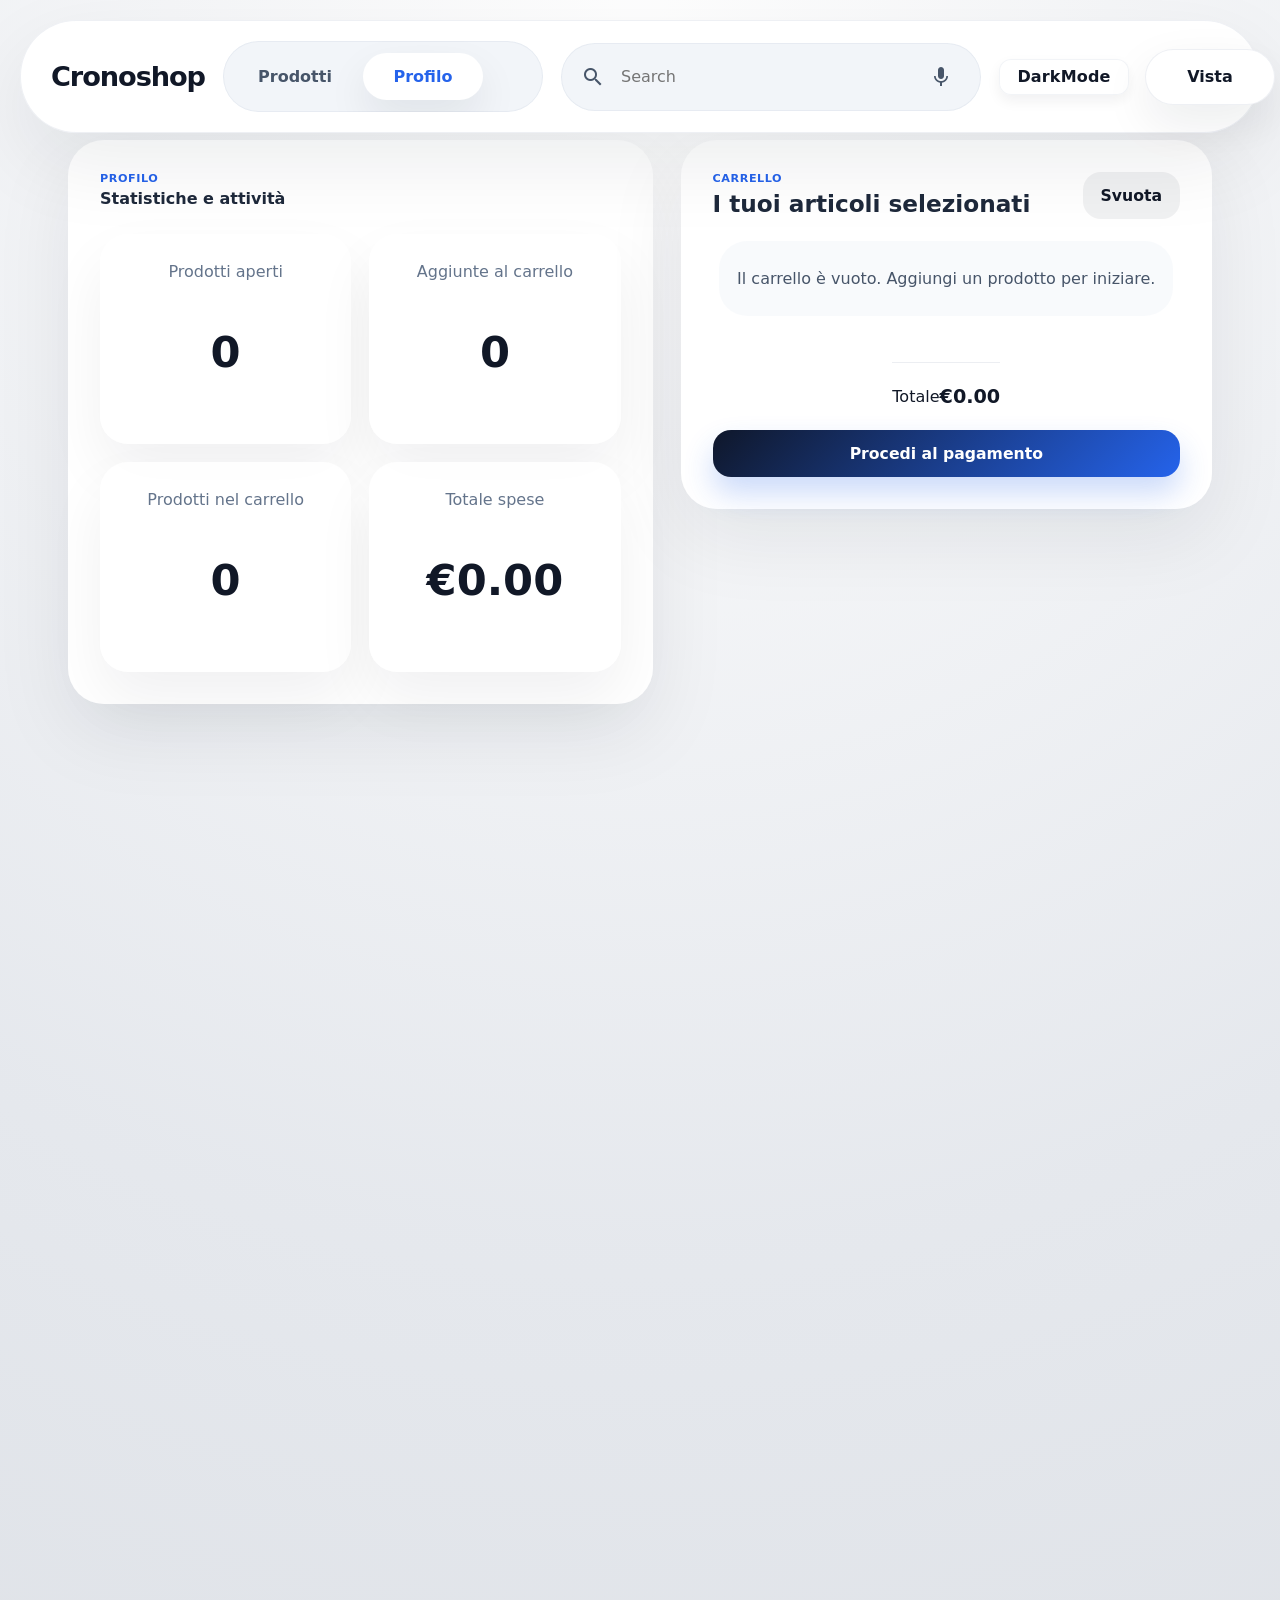
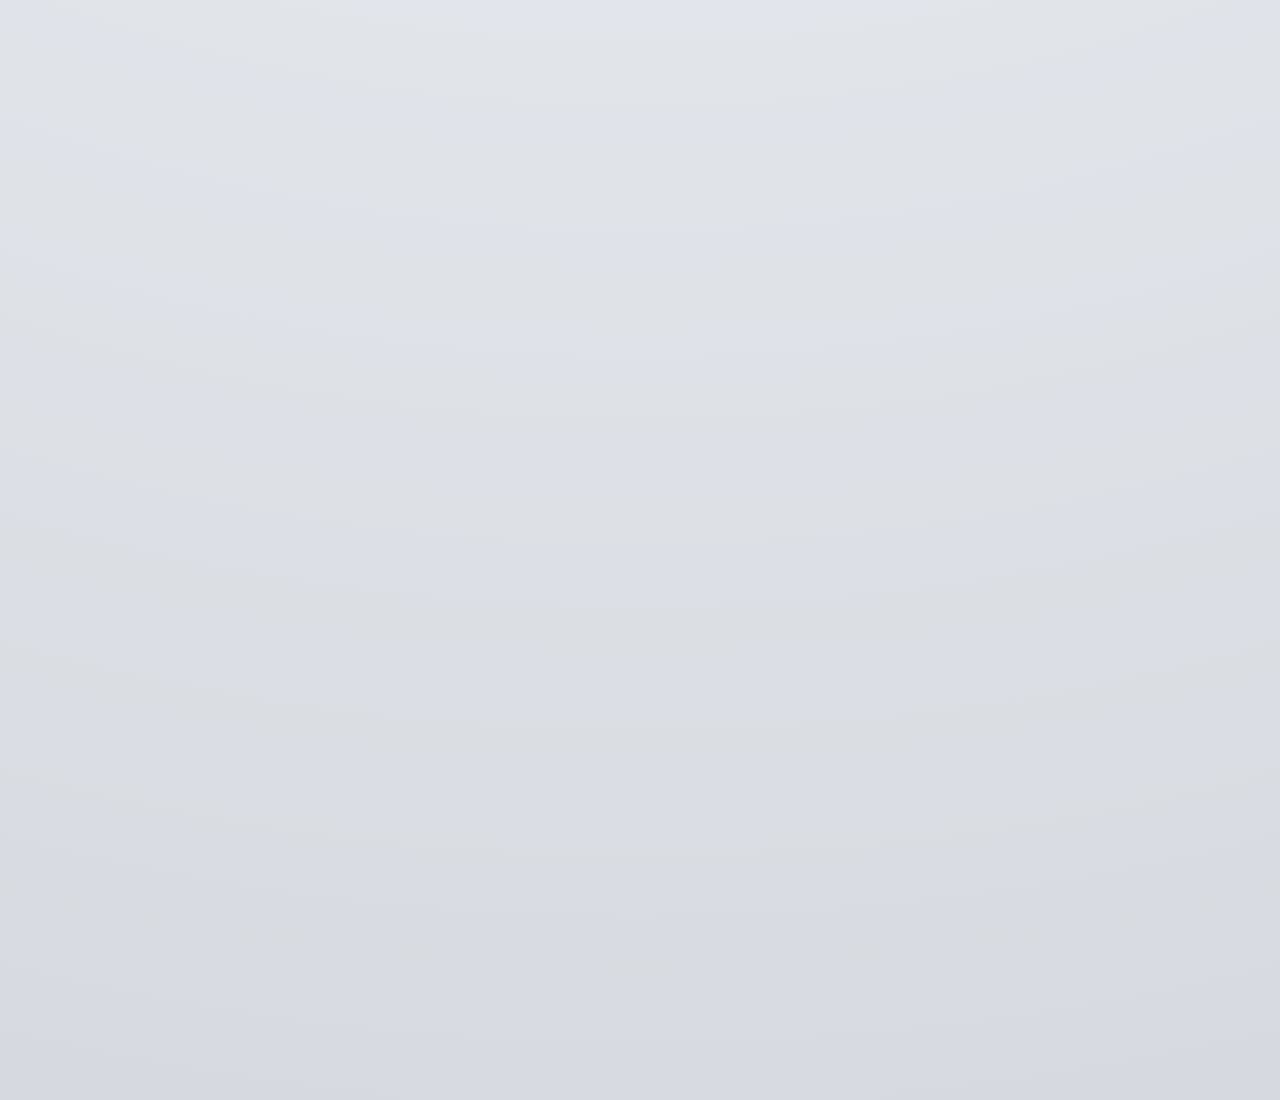
<file: cart.html>
<!DOCTYPE html>
<html lang="it">
<head>
  <meta charset="UTF-8">
  <meta name="viewport" content="width=device-width, initial-scale=1.0">
  <title>Cronoshop — Profilo</title>
  <link rel="stylesheet" href="style.css">
  <link rel="stylesheet" href="darkmode.css">
  <link href="https://fonts.googleapis.com/css2?family=Material+Icons" rel="stylesheet">
</head>
<body>
  <div class="desktop-header" id="desktopHeader">
    <div class="desktop-toolbar">
      <div class="desktop-brand">
        <h1>Cronoshop</h1>
      </div>

      <div class="desktop-nav-group">
        <a href="index.html" class="desktop-nav-link">Prodotti</a>
        <a href="cart.html" class="desktop-nav-link active">Profilo</a>
      </div>

      <div class="desktop-search-wrap">
        <span class="material-icons desktop-search-icon">search</span>
        <input type="text" id="desktopSearchInput" placeholder="Search" aria-label="Cerca prodotti">
        <button class="desktop-mic" type="button" aria-label="Voice search">
          <span class="material-icons">mic</span>
        </button>
      </div>

      <div class="desktop-action-group">
        <button class="desktop-pill desktop-theme-pill desktop-theme-btn" type="button" aria-label="Tema">
          DarkMode
        </button>
        <button class="desktop-pill desktop-view-pill view-action" type="button" aria-label="Vista">
          Vista
        </button>
      </div>

      <div class="view-menu-overlay" id="viewMenuOverlay" aria-hidden="true">
        <div class="view-menu-section">
          <p class="view-menu-title">Ordina per</p>
          <button class="view-menu-option" data-sort-option="default">Predefinito</button>
          <button class="view-menu-option" data-sort-option="price">Prezzo</button>
          <button class="view-menu-option" data-sort-option="name">Nome</button>
        </div>
        <div class="view-menu-section">
          <p class="view-menu-title">Disposizione</p>
          <button class="view-menu-option" data-layout-option="grid">Griglia</button>
          <button class="view-menu-option" data-layout-option="list">Lista</button>
        </div>
      </div>
    </div>
  </div>

  <div class="app-shell desktop-cart-shell">
    <section class="desktop-content-grid">
      <article class="desktop-card desktop-profile-card">
        <div>
          <p class="info-label">Profilo</p>
          <h2 class="info-title">Statistiche e attività</h2>
        </div>
        <div class="profile-grid">
          <div class="profile-stat">
            <span>Prodotti aperti</span>
            <strong id="openedCount">0</strong>
          </div>
          <div class="profile-stat">
            <span>Aggiunte al carrello</span>
            <strong id="addedCount">0</strong>
          </div>
          <div class="profile-stat">
            <span>Prodotti nel carrello</span>
            <strong id="inCartCount">0</strong>
          </div>
          <div class="profile-stat">
            <span>Totale spese</span>
            <strong id="profileTotal">€0.00</strong>
          </div>
        </div>
      </article>

      <article class="desktop-card desktop-cart-card">
        <div class="cart-header">
          <div>
            <p class="info-label">Carrello</p>
            <h2 class="info-title">I tuoi articoli selezionati</h2>
          </div>
          <button class="btn secondary" id="emptyCartBtn" type="button">Svuota</button>
        </div>

        <div class="cart-list" id="cartList">
          <div class="cart-empty">Il carrello è vuoto. Aggiungi un prodotto per iniziare.</div>
        </div>

        <div class="cart-summary">
          <span>Totale</span>
          <strong id="cartTotal">€0.00</strong>
        </div>

        <button class="btn primary" id="checkoutBtn" type="button">Procedi al pagamento</button>
      </article>
    </section>
  </div>

  <script defer src="products.js"></script>
  <script defer src="script.js"></script>
  <script defer src="darkmode.js"></script>
</body>
</html>
</file>
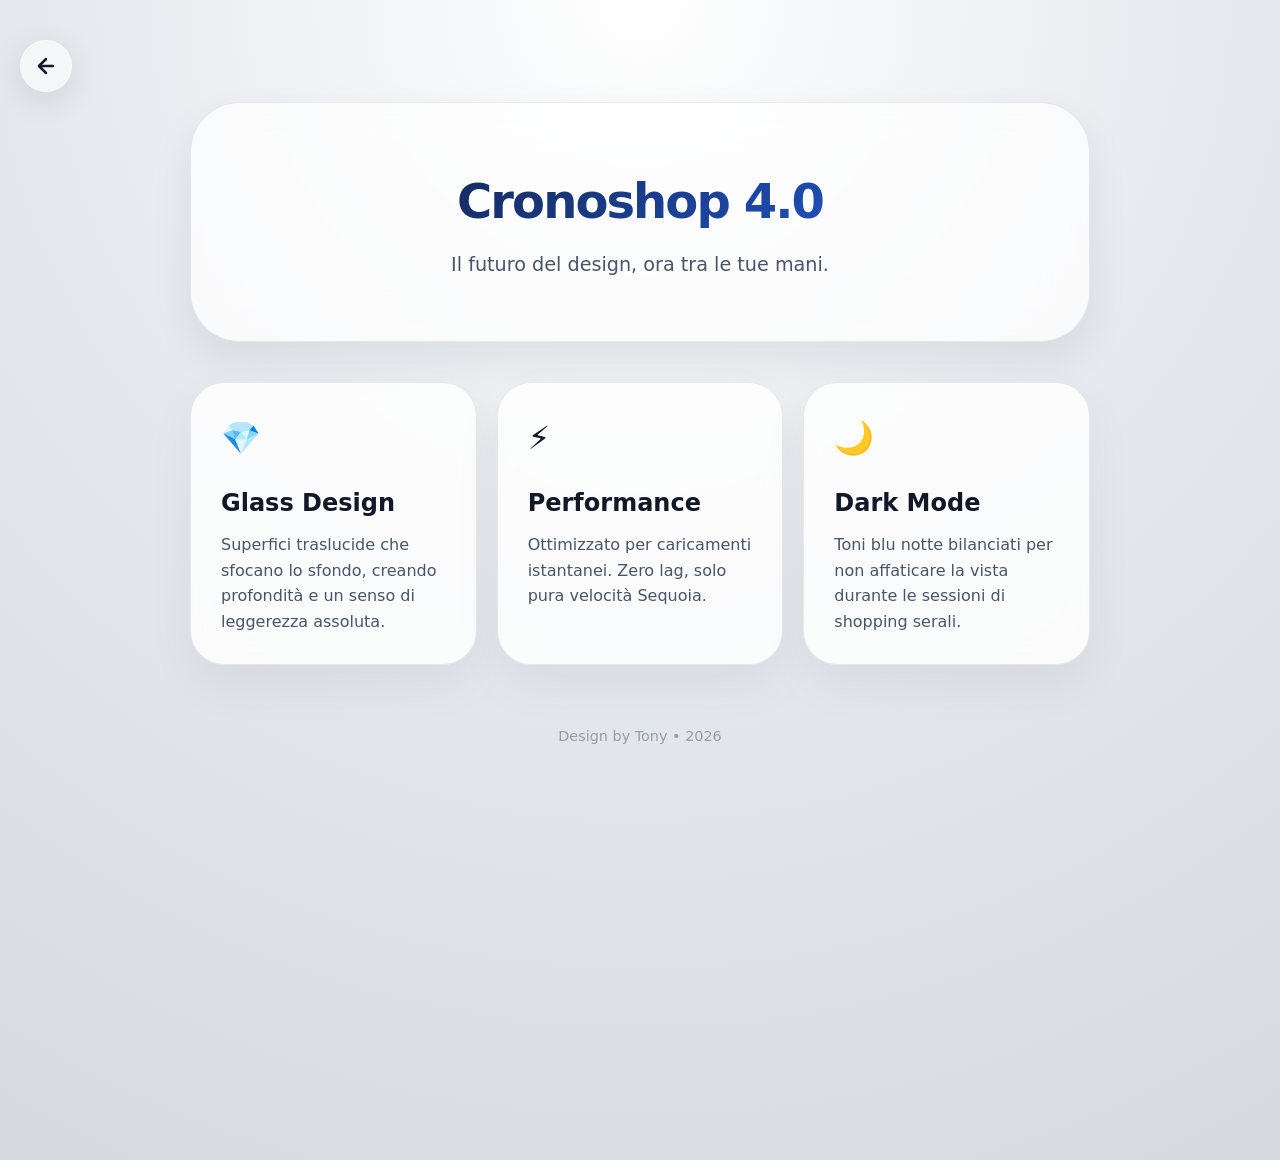
<file: info.html>
<!DOCTYPE html>
<html lang="it">
<head>
    <meta charset="UTF-8">
    <meta name="viewport" content="width=device-width, initial-scale=1.0">
    <title>Cronoshop 4.0 - Info Design</title>
    <style>
        :root {
            --accent: #2563eb;
            --glass-bg: rgba(255, 255, 255, 0.75);
            --glass-border: rgba(148, 163, 184, 0.22);
            --text-main: #111827;
            --text-sec: #475569;
        }

        body {
            font-family: 'Inter', system-ui, -apple-system, sans-serif;
            background: radial-gradient(circle at top, rgba(255,255,255,0.95), rgba(229,232,237,0.98) 45%, #d6dae0);
            color: var(--text-main);
            margin: 0;
            padding: 40px 20px;
            line-height: 1.6;
            min-height: 120vh; /* Per testare lo sticky */
        }

        /* IL TASTO STICKY */
        .back-btn {
            position: sticky;
            top: 20px;
            left: 20px;
            z-index: 999;
            display: flex;
            align-items: center;
            justify-content: center;
            width: 50px;
            height: 50px;
            background: rgba(255, 255, 255, 0.6); /* Tonalità biancastra */
            backdrop-filter: blur(12px);
            -webkit-backdrop-filter: blur(12px);
            border: 1px solid rgba(255, 255, 255, 0.4);
            border-radius: 50%;
            box-shadow: 0 8px 32px rgba(0, 0, 0, 0.1);
            text-decoration: none;
            color: var(--text-main);
            transition: all 0.3s cubic-bezier(0.4, 0, 0.2, 1);
            margin-bottom: -50px; /* Evita che sposti il contenuto sotto */
        }

        .back-btn:hover {
            transform: scale(1.1);
            background: rgba(255, 255, 255, 0.8);
            box-shadow: 0 12px 40px rgba(0, 0, 0, 0.15);
        }

        .back-btn svg {
            width: 24px;
            height: 24px;
        }

        /* LAYOUT CONTENT */
        .container {
            max-width: 900px;
            margin: 60px auto 0; /* Spazio per il tasto */
        }

        .hero {
            text-align: center;
            padding: 60px 20px;
            background: var(--glass-bg);
            backdrop-filter: blur(20px);
            -webkit-backdrop-filter: blur(20px);
            border-radius: 50px;
            border: 1px solid var(--glass-border);
            box-shadow: 0 18px 40px rgba(15,23,42,0.08);
            margin-bottom: 40px;
        }

        h1 {
            font-size: 3rem;
            letter-spacing: -0.04em;
            margin: 0;
            background: linear-gradient(135deg, #0f172a, #2563eb);
            -webkit-background-clip: text;
            -webkit-text-fill-color: transparent;
        }

        .tagline {
            font-size: 1.2rem;
            color: var(--text-sec);
            margin-top: 10px;
        }

        .grid {
            display: grid;
            grid-template-columns: repeat(auto-fit, minmax(280px, 1fr));
            gap: 20px;
        }

        .feature-card {
            background: rgba(255, 255, 255, 0.85);
            border: 1px solid var(--glass-border);
            backdrop-filter: blur(10px);
            border-radius: 34px;
            padding: 30px;
            box-shadow: 0 20px 50px rgba(15,23,42,0.05);
        }

        .icon-box {
            font-size: 2rem;
            margin-bottom: 15px;
        }

        h2 { font-size: 1.5rem; margin-bottom: 10px; }
        p { color: var(--text-sec); margin: 0; }

        footer { text-align: center; margin-top: 60px; opacity: 0.5; font-size: 0.9rem; }
    </style>
</head>
<body>

    <a href="index.html" class="back-btn" title="Torna alla Home">
        <svg viewBox="0 0 24 24" fill="none" stroke="currentColor" stroke-width="2.5" stroke-linecap="round" stroke-linejoin="round">
            <line x1="19" y1="12" x2="5" y2="12"></line>
            <polyline points="12 19 5 12 12 5"></polyline>
        </svg>
    </a>

    <div class="container">
        <div class="hero">
            <h1>Cronoshop 4.0</h1>
            <p class="tagline">Il futuro del design, ora tra le tue mani.</p>
        </div>

        <div class="grid">
            <div class="feature-card">
                <div class="icon-box">💎</div>
                <h2>Glass Design</h2>
                <p>Superfici traslucide che sfocano lo sfondo, creando profondità e un senso di leggerezza assoluta.</p>
            </div>

            <div class="feature-card">
                <div class="icon-box">⚡</div>
                <h2>Performance</h2>
                <p>Ottimizzato per caricamenti istantanei. Zero lag, solo pura velocità Sequoia.</p>
            </div>

            <div class="feature-card">
                <div class="icon-box">🌙</div>
                <h2>Dark Mode</h2>
                <p>Toni blu notte bilanciati per non affaticare la vista durante le sessioni di shopping serali.</p>
            </div>
        </div>

        <footer>
            <p>Design by Tony &bull; 2026</p>
        </footer>
    </div>

</body>
</html>
</file>
<file: style.css>
:root {
  color-scheme: dark;
  font-family: Inter, ui-sans-serif, system-ui, -apple-system, BlinkMacSystemFont, "Segoe UI", sans-serif;
  background: #f3f4f6;
  color: #111827;
}

* {
  box-sizing: border-box;
}

html, body {
  min-height: 100%;
  margin: 0;
  background: radial-gradient(circle at top, rgba(255,255,255,0.95), rgba(229,232,237,0.98) 45%, #d6dae0);
}

body {
  min-height: 200vh;
}

body::after {
  content: '';
  display: block;
  height: 200vh;
}

button, input {
  font: inherit;
}

button {
  border: none;
  background: none;
  cursor: pointer;
}

.app-shell {
  min-height: 100vh;
  padding: 130px 16px 120px;
  display: flex;
  flex-direction: column;
  gap: 18px;
}

.topbar {
  position: sticky;
  top: 0;
  z-index: 30;
  display: flex;
  justify-content: space-between;
  align-items: flex-start;
  gap: 16px;
  padding: 24px 20px;
  background: rgba(255,255,255,0.82);
  backdrop-filter: blur(20px);
  border-radius: 50px;
  border: 1px solid rgba(148,163,184,0.22);
  box-shadow: 0 18px 40px rgba(15,23,42,0.08);
}

.topbar::after {
  content: '';
  position: absolute;
  left: 0;
  right: 0;
  bottom: -18px;
  height: 45px;
  background: linear-gradient(180deg, rgba(255,255,255,0), rgba(255,255,255,0.96));
  filter: blur(12px);
  pointer-events: none;
}

.topbar h1 {
  margin: 0;
  font-size: 2rem;
  letter-spacing: -0.03em;
}

.subtitle {
  margin: 8px 0 0;
  color: #475569;
  font-size: 0.95rem;
}

.top-actions {
  display: flex;
  align-items: center;
  gap: 12px;
}

.top-action,
.view-action {
  min-width: 56px;
  min-height: 56px;
  border-radius: 18px;
  background: rgba(255,255,255,0.95);
  box-shadow: 0 18px 40px rgba(15,23,42,0.12);
  display: grid;
  place-items: center;
  cursor: pointer;
  padding: 10px;
  gap: 4px;
  text-align: center;
}

.top-action-icon,
.view-icon {
  font-size: 20px;
  color: #111827;
}

.action-label {
  display: block;
  font-size: 0.7rem;
  font-weight: 700;
  color: #475569;
}

.card {
  background: rgba(255,255,255,0.92);
  border: 1px solid rgba(148,163,184,0.22);
  backdrop-filter: blur(18px);
  border-radius: 34px;
  box-shadow: 0 20px 50px rgba(15,23,42,0.08);
  padding: 22px;
  display: grid;
  gap: 18px;
}

.info-card {
  display: grid;
  grid-template-columns: 1fr auto;
  align-items: center;
  gap: 18px;
}

.info-label {
  margin: 0;
  color: #2563eb;
  font-size: 0.78rem;
  font-weight: 700;
  letter-spacing: 0.12em;
  text-transform: uppercase;
}

.info-title {
  margin: 6px 0 0;
  font-size: 1.05rem;
  line-height: 1.5;
}

.cart-pill {
  display: inline-flex;
  align-items: center;
  gap: 10px;
  padding: 10px 16px;
  border-radius: 999px;
  background: rgba(39, 56, 223, 0.08);
  color: #1d4ed8;
  font-weight: 700;
}

.cart-count {
  min-width: 32px;
  padding: 6px 10px;
  border-radius: 999px;
  background: #2563eb;
  color: white;
  text-align: center;
}


.products-panel {
  display: grid;
  gap: 16px;
}

.products-grid {
  display: grid;
  gap: 16px;
  grid-template-columns: 1fr;
}

.cart-panel {
  display: none;
  padding: 0 20px 180px;
}

.cart-panel.visible {
  display: block;
}

.cart-panel.hidden {
  display: none;
}

.cart-header {
  display: flex;
  align-items: center;
  justify-content: space-between;
  gap: 18px;
  padding: 0 0 18px;
}

.cart-list {
  display: grid;
  gap: 16px;
  margin-bottom: 18px;
}

.cart-item {
  display: grid;
  grid-template-columns: 90px 1fr auto;
  gap: 14px;
  align-items: center;
  padding: 16px;
  border-radius: 24px;
  background: rgba(255,255,255,0.9);
  box-shadow: 0 12px 30px rgba(15,23,42,0.06);
}

.cart-item img {
  width: 90px;
  height: 90px;
  object-fit: cover;
  border-radius: 20px;
}

.cart-item-info {
  display: grid;
  gap: 6px;
}

.cart-item-title {
  font-weight: 700;
  color: #111827;
}

.cart-item-meta {
  display: flex;
  align-items: center;
  gap: 8px;
  color: #64748b;
  font-size: 0.9rem;
}

.cart-item-qty {
  color: #0f172a;
  font-weight: 700;
}

.cart-item-actions {
  display: grid;
  gap: 8px;
  justify-items: end;
}

.cart-item-price {
  font-weight: 700;
  color: #111827;
  white-space: nowrap;
}

.cart-item-remove {
  border: none;
  background: transparent;
  color: #ef4444;
  font-weight: 700;
  cursor: pointer;
}

.modal-actions {
  display: grid;
  gap: 12px;
}

.btn.amazon {
  display: inline-flex;
  align-items: center;
  gap: 10px;
  background: #232f3e;
  color: #fff;
}

.amazon-mark {
  display: inline-flex;
  width: 26px;
  height: 26px;
  border-radius: 999px;
  align-items: center;
  justify-content: center;
  background: #ff9900;
  color: #111;
  font-weight: 800;
}

.profile-panel {
  display: none;
  padding: 0 20px 180px;
}

.profile-panel.visible {
  display: block;
}

.profile-panel.hidden {
  display: none;
}

.profile-header {
  padding-bottom: 18px;
}

.profile-grid {
  display: grid;
  gap: 16px;
  grid-template-columns: repeat(3, minmax(0, 1fr));
}

.profile-stat {
  background: rgba(255,255,255,0.92);
  padding: 18px;
  border-radius: 28px;
  box-shadow: 0 18px 30px rgba(15,23,42,0.06);
  display: grid;
  gap: 8px;
}

.profile-stat span {
  color: #64748b;
  font-size: 0.9rem;
}

.profile-stat strong {
  font-size: 1.55rem;
  color: #111827;
}

.products-panel.list .products-grid {
  grid-template-columns: 1fr;
}

.products-panel.list .product-card {
  grid-template-columns: 1fr;
  gap: 18px;
}

.products-panel.list .product-image {
  width: 100%;
  height: 220px;
  border-radius: 0;
}

.products-panel.grid .product-card {
  grid-template-columns: 96px 1fr;
}

.products-panel.grid .product-image {
  width: auto;
  height: auto;
  max-width: 80px;
  max-height: 80px;
  border-radius: 0;
  object-fit: contain;
}

.cart-summary {
  display: flex;
  align-items: center;
  justify-content: space-between;
  padding: 18px 0;
  border-top: 1px solid rgba(148,163,184,0.18);
  margin-bottom: 18px;
}

.cart-empty {
  padding: 28px 18px;
  border-radius: 28px;
  background: rgba(248,250,252,0.95);
  text-align: center;
  color: #475569;
}

.btn.secondary {
  background: rgba(15,23,42,0.06);
  color: #111827;
}

.product-card {
  display: grid;
  grid-template-columns: 110px 1fr;
  gap: 18px;
  align-items: center;
  min-height: 160px;
  padding: 18px;
  border-radius: 30px;
  background: rgba(255,255,255,0.92);
  border: 1px solid rgba(148,163,184,0.18);
  box-shadow: 0 20px 40px rgba(15,23,42,0.06);
  cursor: pointer;
}

.product-card:hover {
  transform: translateY(-1px);
}

.product-image {
  width: auto;
  height: auto;
  max-width: 80px;
  max-height: 80px;
  border-radius: 0;
  object-fit: contain;
  background: #f8fafc;
}

.product-info {
  display: grid;
  gap: 8px;
}

.product-title {
  margin: 0;
  font-size: 1rem;
  line-height: 1.35;
  color: #111827;
}

.product-meta {
  display: flex;
  align-items: center;
  gap: 10px;
  flex-wrap: wrap;
  color: #475569;
  font-size: 0.88rem;
}

.product-price {
  display: flex;
  align-items: baseline;
  gap: 8px;
}

.product-price strong {
  color: #111827;
}

.product-old {
  color: #94a3b8;
  text-decoration: line-through;
}

.product-tag {
  display: inline-flex;
  padding: 6px 10px;
  border-radius: 999px;
  background: rgba(59,130,246,0.12);
  color: #1d4ed8;
  font-size: 0.72rem;
  font-weight: 700;
}

.modal-overlay {
  position: fixed;
  inset: 0;
  display: grid;
  place-items: center;
  padding: 24px;
  background: rgba(15,23,42,0.32);
  backdrop-filter: blur(10px);
  z-index: 10000;
}

.modal-overlay.hidden {
  display: none;
}

.modal-card {
  position: relative;
  width: min(100%, 360px);
  background: rgba(255,255,255,0.96);
  border-radius: 34px;
  box-shadow: 0 24px 70px rgba(15,23,42,0.18);
  overflow: hidden;
}

.modal-close {
  width: 40px;
  height: 40px;
  position: absolute;
  right: 24px;
  top: 24px;
  border-radius: 50%;
  background: rgba(15,23,42,0.04);
  color: #111827;
  font-size: 1.4rem;
  line-height: 1;
  display: grid;
  place-items: center;
}

.modal-image {
  width: 100%;
  height: 220px;
  object-fit: cover;
  background: #f8fafc;
}

.modal-detail {
  padding: 18px;
  display: grid;
  gap: 16px;
}

.modal-category {
  display: inline-flex;
  padding: 8px 12px;
  border-radius: 999px;
  background: rgba(59,130,246,0.12);
  color: #1d4ed8;
  font-size: 0.75rem;
  font-weight: 700;
}

.modal-name {
  margin: 0;
  font-size: 1.2rem;
  line-height: 1.3;
}

.modal-desc {
  margin: 0;
  color: #475569;
  line-height: 1.7;
}

.modal-pricing {
  display: flex;
  align-items: baseline;
  gap: 12px;
  flex-wrap: wrap;
}

.modal-price {
  font-size: 1.4rem;
  color: #111827;
}

.modal-old-price {
  color: #94a3b8;
  text-decoration: line-through;
}

.btn {
  border: none;
  border-radius: 18px;
  padding: 14px 18px;
  font-size: 0.98rem;
  font-weight: 700;
  cursor: pointer;
  transition: transform 0.15s ease, box-shadow 0.15s ease;
}

.btn:active {
  transform: scale(0.98);
}

.btn.primary {
  background: linear-gradient(135deg, #0f172a, #2563eb);
  color: #fff;
  box-shadow: 0 16px 30px rgba(37,99,235,0.24);
}

.modal-add {
  width: 100%;
}

.toast {
  position: fixed;
  bottom: 100px;
  left: 50%;
  transform: translateX(-50%);
  background: rgba(15,23,42,0.9);
  color: white;
  border-radius: 999px;
  padding: 12px 20px;
  font-size: 0.95rem;
  opacity: 0;
  transition: opacity 0.2s ease, transform 0.2s ease;
  z-index: 60;
}

.toast.visible {
  opacity: 1;
  transform: translateX(-50%) translateY(-8px);
}

.desktop-header {
  display: none;
}

/* Container della barra per posizionarla fissa in basso */
.tab-bar-wrapper {
    position: fixed;
    bottom: 30px;
    left: 20px;
    right: 20px;
    height: 65px;
    display: flex;
    align-items: center;
    justify-content: space-between;
    z-index: 40;
}

/* 1. Stato Normale (Navigazione a 3 icone) */
.nav-pill {
    background: white;
    height: 100%;
    width: 70%;
    border-radius: 35px;
    display: flex;
    justify-content: space-around;
    align-items: center;
    box-shadow: 0 8px 25px rgba(0,0,0,0.1);
    transition: all 0.4s cubic-bezier(0.175, 0.885, 0.32, 1.275);
}

.tab-item {
    display: inline-grid;
    place-items: center;
    gap: 4px;
    color: #475569;
    cursor: pointer;
}

.tab-item.active {
    color: #007aff;
}

.tab-icon {
    font-family: 'Material Icons';
    font-size: 22px;
}

.tab-label {
    font-size: 0.75rem;
    font-weight: 700;
    letter-spacing: 0.04em;
}

/* Icona Ricerca Separata (Cerchio) */
.search-trigger {
    background: white;
    width: 65px;
    height: 65px;
    border-radius: 50%;
    display: flex;
    align-items: center;
    justify-content: center;
    box-shadow: 0 8px 25px rgba(0,0,0,0.1);
    cursor: pointer;
    transition: all 0.4s ease;
}

.back-action {
    display: none;
    align-items: center;
    justify-content: center;
    width: 56px;
    height: 56px;
    border-radius: 18px;
    background: white;
    box-shadow: 0 8px 25px rgba(0,0,0,0.1);
    cursor: pointer;
}

.back-action .material-icons {
  font-size: 20px;
  color: #111827;
}

.search-full-bar {
    position: absolute;
    width: 100%;
    height: 100%;
    background: white;
    border-radius: 35px;
    box-shadow: 0 8px 25px rgba(0,0,0,0.1);
    display: flex;
    align-items: center;
    padding: 0 20px;
    box-sizing: border-box;
    opacity: 0;
    pointer-events: none;
    transform: scaleX(0.8);
    transition: all 0.3s ease;
}

.search-full-bar input {
    flex: 1;
    border: none;
    outline: none;
    font-size: 18px;
    background: transparent;
}

.search-close {
  background: transparent;
  border: none;
  color: #6b7280;
  font-size: 1rem;
  cursor: pointer;
  padding-left: 10px;
}

@media (min-width: 900px), (orientation: landscape) {
  .topbar,
  .tab-bar-wrapper {
    display: none;
  }

  .desktop-header {
    display: block;
    position: fixed;
    top: 20px;
    left: 20px;
    right: 20px;
    z-index: 50;
    margin: 0 auto;
    padding: 20px 30px;
    background: rgba(255,255,255,0.98);
    backdrop-filter: blur(16px);
    border-radius: 56px;
    border: 1px solid rgba(148,163,184,0.16);
    box-shadow: 0 30px 80px rgba(15,23,42,0.08);
  }

  .desktop-toolbar {
    display: grid;
    grid-template-columns: auto minmax(180px, 320px) minmax(260px, 420px) auto;
    align-items: center;
    gap: 18px;
    min-width: 0;
  }

  .desktop-toolbar,
  .desktop-search-wrap,
  .desktop-action-group,
  .desktop-nav-group,
  .desktop-search-wrap input,
  .desktop-content-grid,
  .desktop-card {
    min-width: 0;
  }

  .desktop-nav-group {
    display: inline-flex;
    align-items: center;
    gap: 8px;
    padding: 12px;
    border-radius: 999px;
    background: #f2f5f9;
    box-shadow: inset 0 0 0 1px rgba(148,163,184,0.12);
    overflow: hidden;
    max-width: 340px;
  }

  .desktop-nav-link {
    display: inline-flex;
    align-items: center;
    justify-content: center;
    padding: 14px 20px;
    border-radius: 999px;
    color: #475569;
    font-weight: 700;
    text-decoration: none;
    transition: all 0.2s ease;
    min-width: 120px;
    white-space: nowrap;
  }

  .desktop-brand h1 {
    margin: 0;
    font-size: 1.7rem;
    letter-spacing: -0.04em;
    color: #111827;
  }

  .desktop-nav-link.active {
    background: white;
    color: #2563eb;
    box-shadow: 0 18px 40px rgba(15,23,42,0.08);
  }

  .desktop-search-wrap {
    display: flex;
    align-items: center;
    gap: 14px;
    padding: 14px 20px;
    border-radius: 999px;
    background: #f2f5f9;
    box-shadow: inset 0 0 0 1px rgba(148,163,184,0.12);
    min-width: 0;
  }

  .desktop-search-icon,
  .desktop-mic {
    color: #475569;
    font-size: 22px;
  }

  .desktop-search-wrap input {
    flex: 1;
    width: 100%;
    border: none;
    outline: none;
    background: transparent;
    font-size: 1rem;
    color: #111827;
  }

  .desktop-mic {
    border: none;
    background: transparent;
    cursor: pointer;
    display: grid;
    place-items: center;
    padding: 8px;
  }

  .desktop-action-group {
    display: flex;
    align-items: center;
    gap: 16px;
  }

  .desktop-pill {
    padding: 14px 22px;
    border-radius: 999px;
    border: 1px solid rgba(148,163,184,0.16);
    background: white;
    box-shadow: 0 18px 48px rgba(15,23,42,0.08);
    font-weight: 700;
    color: #111827;
    cursor: pointer;
  }

  .desktop-floating-view {
    position: fixed;
    top: 26px;
    right: 26px;
    z-index: 55;
    display: none;
  }

  .desktop-floating-view .desktop-view-pill {
    box-shadow: 0 18px 48px rgba(15,23,42,0.08);
  }

  .desktop-theme-pill {
    min-width: 140px;
    padding: 16px 28px;
    font-size: 1rem;
  }

  .desktop-view-pill {
    min-width: 110px;
    padding: 16px 24px;
  }

  .desktop-header {
    overflow: visible;
  }

  .desktop-floating-view {
    display: block;
  }

  .view-menu-overlay {
    position: absolute;
    top: calc(100% + 18px);
    right: 30px;
    width: min(380px, calc(100vw - 80px));
    background: #ffffff;
    border: 1px solid rgba(148,163,184,0.18);
    border-radius: 30px;
    box-shadow: 0 30px 80px rgba(15,23,42,0.16);
    padding: 18px;
    display: grid;
    gap: 20px;
    opacity: 0;
    visibility: hidden;
    transform: translateY(-10px);
    transition: opacity 0.2s ease, transform 0.2s ease, visibility 0.2s ease;
    z-index: 100;
    pointer-events: none;
  }

  .view-menu-overlay.active {
    opacity: 1;
    visibility: visible;
    transform: translateY(0);
    pointer-events: auto;
  }

  .view-menu-section {
    display: grid;
    gap: 12px;
  }

  .view-menu-title {
    margin: 0;
    color: #475569;
    font-size: 0.9rem;
    letter-spacing: 0.12em;
    text-transform: uppercase;
    font-weight: 700;
  }

  .view-menu-option {
    width: 100%;
    display: inline-flex;
    align-items: center;
    justify-content: space-between;
    padding: 14px 16px;
    border-radius: 20px;
    border: 1px solid rgba(148,163,184,0.16);
    background: #f8fafc;
    color: #111827;
    font-weight: 700;
    cursor: pointer;
    transition: background 0.2s ease, border-color 0.2s ease, color 0.2s ease;
  }

  .view-menu-option.active,
  .view-menu-option:hover {
    background: #eff6ff;
    border-color: #93c5fd;
    color: #2563eb;
  }

  .desktop-theme-pill {
    min-width: 130px;
    padding: 16px 26px;
    font-size: 1rem;
    letter-spacing: 0.01em;
  }

  .desktop-view-pill {
    min-width: 130px;
    padding: 16px 24px;
  }

  .desktop-nav-pill {
    display: none !important;
  }

  .desktop-search-button,
  .desktop-search-full-bar {
    display: none !important;
  }

  /* legacy desktop nav hidden in new layout */
  .desktop-nav-pill.legacy {
    display: flex;
    align-items: center;
    gap: 6px;
    flex-wrap: nowrap;
    padding: 6px 8px;
    background: rgba(255,255,255,0.94);
    border-radius: 999px;
    box-shadow: inset 0 0 0 1px rgba(148,163,184,0.08);
  }

  .desktop-tab {
    border: none;
    background: transparent;
    color: #475569;
    padding: 8px 10px;
    border-radius: 999px;
    font-weight: 700;
    cursor: pointer;
    transition: background 0.25s ease, color 0.25s ease;
    display: inline-flex;
    align-items: center;
    gap: 6px;
    font-size: 0.85rem;
  }

  .desktop-tab.active {
    background: rgba(37,99,235,0.12);
    color: #2563eb;
  }

  .desktop-tab-icon {
    font-size: 18px;
  }

  .desktop-back-action {
    display: inline-flex;
    align-items: center;
    justify-content: center;
    width: 40px;
    height: 40px;
    border-radius: 14px;
    background: white;
    box-shadow: 0 10px 18px rgba(15,23,42,0.06);
    cursor: pointer;
    border: none;
  }

  .desktop-search-button {
    width: 36px;
    height: 36px;
    border-radius: 12px;
    display: grid;
    place-items: center;
    background: #fff;
    box-shadow: 0 6px 14px rgba(15,23,42,0.06);
    border: 1px solid rgba(148,163,184,0.12);
    cursor: pointer;
  }

  .desktop-search-button .material-icons,
  .desktop-view-btn .material-icons,
  .desktop-theme-btn .material-icons {
    font-size: 18px;
    color: #111827;
  }

  .desktop-search-full-bar {
    display: none;
    margin-top: 8px;
    align-items: center;
    gap: 8px;
    background: #fff;
    border-radius: 18px;
    box-shadow: 0 6px 14px rgba(15,23,42,0.05);
    padding: 8px 10px;
  }

  .desktop-view-btn,
  .desktop-theme-btn {
    width: 36px;
    height: 36px;
    border-radius: 12px;
    background: rgba(255,255,255,0.95);
    box-shadow: 0 6px 14px rgba(15,23,42,0.06);
    display: grid;
    place-items: center;
    cursor: pointer;
    border: 1px solid rgba(148,163,184,0.12);
    padding: 0;
  }

  .desktop-view-btn .view-icon,
  .desktop-theme-btn .top-action-icon {
    font-size: 20px;
    color: #111827;
  }

  .desktop-view-btn .action-label,
  .desktop-theme-btn .action-label {
    display: none;
  }

  .desktop-header.is-searching .desktop-search-full-bar {
    display: flex;
  }

  .desktop-search-full-bar input {
    flex: 1;
    border: none;
    outline: none;
    font-size: 1rem;
    color: #111827;
    background: transparent;
  }

  .desktop-search-full-bar input::placeholder {
    color: #64748b;
  }

  .desktop-search-full-bar .search-close {
    font-size: 1rem;
    color: #6b7280;
    background: transparent;
    border: none;
    cursor: pointer;
  }

  .app-shell {
    max-width: 1200px;
    padding: 160px 48px 140px;
    justify-content: start;
  }

  .products-grid {
    width: 100%;
    height: 900px;
    display: grid;
    grid-template-columns: repeat(4, 1fr);
    grid-auto-rows: 1fr;
    gap: 16px;
    justify-content: start;
    align-items: start;
    grid-auto-flow: row;
  }

  .products-grid .product-card {
    width: 100%;
    height: 100%;
    display: grid;
    align-items: stretch;
  }

  .info-card {
    padding: 30px 34px;
    border-radius: 34px;
    background: rgba(255,255,255,0.98);
    box-shadow: 0 28px 80px rgba(15,23,42,0.08);
    grid-template-columns: 1.5fr auto;
    gap: 30px;
    align-items: center;
    max-width: 2000px;
    margin: 0 auto 24px;
  }

  .info-card .info-title {
    font-size: 1.35rem;
    line-height: 1.4;
  }

  .cart-pill {
    padding: 14px 20px;
    gap: 14px;
    font-size: 0.98rem;
  }

  .cart-panel,
  .profile-panel {
    width: min(100%, 1160px);
    margin: 0 auto;
    padding: 24px 28px 180px;
  }

  .cart-header,
  .profile-header {
    display: flex;
    align-items: flex-end;
    justify-content: space-between;
    gap: 22px;
    padding-bottom: 28px;
  }

  .cart-header .info-title,
  .profile-header .info-title {
    font-size: 1.45rem;
  }

  .cart-list {
    max-width: 1120px;
    margin: 0 auto 24px;
  }

  .cart-item {
    grid-template-columns: 160px minmax(0, 1fr) auto;
    padding: 30px;
    gap: 26px;
    min-height: 180px;
  }

  .cart-item img {
    width: 140px;
    height: 140px;
    border-radius: 30px;
  }

  .cart-item-info {
    gap: 14px;
  }

  .cart-item-title {
    font-size: 1.1rem;
  }

  .cart-item-meta {
    font-size: 1rem;
  }

  .cart-item-actions {
    justify-items: end;
  }

  .cart-summary {
    max-width: 1120px;
    margin: 0 auto;
    padding: 28px 0;
  }

  .cart-summary strong {
    font-size: 1.2rem;
  }

  .profile-panel {
    padding-top: 24px;
  }

  .profile-header {
    padding-bottom: 28px;
  }

  .profile-grid {
    width: min(100%, 1120px);
    margin: 0 auto;
    grid-template-columns: repeat(3, minmax(280px, 1fr));
    gap: 28px;
  }

  .profile-stat {
    min-height: 210px;
    padding: 28px;
    justify-content: center;
    text-align: center;
    box-shadow: 0 28px 60px rgba(15,23,42,0.06);
  }

  .profile-stat span {
    font-size: 1rem;
  }

  .profile-stat strong {
    font-size: 2.7rem;
    line-height: 1.05;
  }

  .desktop-cart-shell {
    max-width: 1200px;
    margin: 0 auto;
    padding: 140px 48px 140px;
  }

  .desktop-content-grid {
    display: grid;
    grid-template-columns: 1.1fr 1fr;
    gap: 28px;
    align-items: start;
  }

  .desktop-card {
    padding: 32px;
    border-radius: 36px;
    background: rgba(255,255,255,0.98);
    box-shadow: 0 28px 80px rgba(15,23,42,0.08);
  }

  .desktop-profile-card {
    display: grid;
    gap: 24px;
  }

  .desktop-profile-card .profile-grid {
    grid-template-columns: repeat(2, minmax(180px, 1fr));
    gap: 18px;
  }

  .desktop-cart-card {
    display: grid;
    gap: 22px;
  }

  .desktop-cart-card .cart-header {
    align-items: center;
    gap: 16px;
    padding-bottom: 0;
  }

  .desktop-cart-card .cart-list {
    max-height: 520px;
    overflow: auto;
  }

  .desktop-cart-card .cart-item {
    grid-template-columns: 140px 1fr auto;
    padding: 24px;
    min-height: 160px;
  }

  .desktop-cart-card .cart-item img {
    width: 120px;
    height: 120px;
    border-radius: 28px;
  }

  .desktop-cart-card .cart-item-actions {
    justify-items: end;
  }

  .desktop-cart-card .cart-summary {
    padding: 22px 0 0;
  }
}

/* Classi di attivazione per JS */
.tab-bar-wrapper.is-searching .nav-pill {
    opacity: 0;
    transform: scale(0.8);
    pointer-events: none;
}

.tab-bar-wrapper.is-searching .search-trigger {
    opacity: 0;
    transform: scale(0.5);
    pointer-events: none;
}

.tab-bar-wrapper.is-searching .search-full-bar {
    opacity: 1;
    pointer-events: auto;
    transform: scaleX(1);
}

/* Stili icone placeholder */
.icon-diamond { width: 20px; height: 20px; background: #007aff; transform: rotate(45deg); border-radius: 3px; }
.icon-circle { width: 20px; height: 20px; background: black; border-radius: 50%; }
.icon-triangle { width: 0; height: 0; border-left: 10px solid transparent; border-right: 10px solid transparent; border-bottom: 18px solid black; }


.nav-item {
  display: inline-flex;
  flex-direction: column;
  align-items: center;
  gap: 8px;
  padding: 12px 0;
  border-radius: 22px;
  background: transparent;
  color: #6b7280;
  font-size: 0.78rem;
}

.nav-item.active {
  background: rgba(59,130,246,0.12);
  color: #2563eb;
}

.nav-icon {
  font-family: 'Material Icons';
  font-size: 22px;
  line-height: 1;
  color: inherit;
}

.nav-item.search .nav-icon {
  font-size: 24px;
}

@media (min-width: 480px) {
  .app-shell {
    max-width: 100%;
    justify-content: start;
  }
}

@media (min-width: 900px) {
  .app-shell {
    max-width: calc(100% - 40px);
  }
}

/* --- INFO SECTION PREMIUM --- */
.info-container-premium {
  background: rgba(255, 255, 255, 0.6);
  backdrop-filter: blur(20px);
  -webkit-backdrop-filter: blur(20px);
  border-radius: 34px;
  border: 1px solid rgba(148, 163, 184, 0.2);
  padding: 20px 24px;
  display: flex;
  flex-direction: column;
  gap: 12px; /* Spazio ridotto tra i due blocchi */
  box-shadow: 0 20px 50px rgba(15, 23, 42, 0.05);
  margin-bottom: 18px;
}

.info-main-row {
  display: flex;
  justify-content: space-between;
  align-items: center;
  gap: 15px;
}

.info-label {
  margin: 0;
  color: #2563eb;
  font-size: 0.7rem;
  font-weight: 800;
  text-transform: uppercase;
  letter-spacing: 0.05em;
}

.info-title {
  margin: 4px 0 0;
  font-size: 1rem;
  line-height: 1.3;
  color: #1e293b;
  max-width: 450px;
}

.cart-pill-premium {
  display: flex;
  align-items: center;
  gap: 10px;
  background: #fff;
  padding: 6px 14px 6px 6px;
  border-radius: 999px;
  box-shadow: 0 8px 20px rgba(0, 0, 0, 0.05);
  cursor: pointer;
  transition: transform 0.2s ease;
  flex-shrink: 0;
}

.cart-pill-premium:hover {
  transform: scale(1.03);
}

.cart-badge {
  background: #2563eb;
  color: #fff;
  min-width: 28px;
  height: 28px;
  border-radius: 50%;
  display: flex;
  align-items: center;
  justify-content: center;
  font-weight: 800;
  font-size: 0.85rem;
}

.cart-text {
  font-weight: 700;
  color: #1e293b;
  font-size: 0.9rem;
}

/* BANNER PROMO COMPATTO */
.promo-banner-glass {
  display: flex;
  justify-content: space-between;
  align-items: center;
  background: linear-gradient(135deg, rgba(37, 99, 235, 0.08), rgba(37, 99, 235, 0.02));
  border: 1px solid rgba(37, 99, 235, 0.1);
  padding: 12px 18px;
  border-radius: 24px;
}

.promo-tag {
  font-size: 0.6rem;
  background: #2563eb;
  color: #fff;
  padding: 2px 7px;
  border-radius: 5px;
  font-weight: 800;
  text-transform: uppercase;
}

.promo-title {
  margin: 3px 0 0;
  font-size: 0.95rem;
  font-weight: 700;
  color: #1e293b;
}

.btn-discover {
  background: #1e293b;
  color: #fff;
  border: none;
  padding: 10px 18px;
  border-radius: 14px;
  font-weight: 700;
  font-size: 0.85rem;
  display: flex;
  align-items: center;
  gap: 8px;
  cursor: pointer;
  transition: all 0.3s ease;
  white-space: nowrap;
}

.btn-discover:hover {
  background: #2563eb;
  transform: translateX(3px);
}

.btn-discover .material-icons {
  font-size: 16px;
}
</file>
<file: darkmode.css>
/* --- DARK MODE RE-ENGINEERED PER TONY --- */
html.dark-mode,
body.dark-mode {
  /* Dark mode uniforme per evitare salti di colore sulla pagina */
  background: #070d1c;
}

body.dark-mode {
  color: #f8fafc;
}

/* 1. ELEVAZIONE: Background differenziati per profondità */
body.dark-mode .topbar,
body.dark-mode .nav-pill,
body.dark-mode .modal-card,
body.dark-mode .desktop-header {
  /* Livello 3: Massima elevazione (più chiari) */
  background: rgba(30, 41, 59, 0.98); 
  border: 1px solid rgba(255, 255, 255, 0.1);
}

body.dark-mode .topbar,
body.dark-mode .desktop-header {
  backdrop-filter: none;
}

body.dark-mode .topbar::after {
  background: transparent !important;
  filter: none !important;
}

body.dark-mode .card,
body.dark-mode .product-card,
body.dark-mode .cart-item,
body.dark-mode .profile-stat,
body.dark-mode .desktop-card,
body.dark-mode .desktop-profile-card,
body.dark-mode .desktop-cart-card,
body.dark-mode .desktop-search-wrap,
body.dark-mode .desktop-nav-group,
body.dark-mode .desktop-pill,
body.dark-mode .desktop-view-pill,
body.dark-mode .desktop-theme-pill {
  /* Livello 2: Superficie standard */
  background: rgba(15, 23, 42, 0.78);
  border: 1px solid rgba(255, 255, 255, 0.08);
  box-shadow: 0 10px 25px -5px rgba(0, 0, 0, 0.4);
}

body.dark-mode .desktop-nav-link {
  color: #cbd5e1;
}

body.dark-mode .desktop-nav-link.active {
  background: rgba(56, 189, 248, 0.18);
  color: #dbeafe;
  box-shadow: none;
}

body.dark-mode .desktop-search-wrap input {
  color: #f8fafc;
}

body.dark-mode .desktop-search-wrap,
body.dark-mode .desktop-pill,
body.dark-mode .view-menu-option {
  background: rgba(255, 255, 255, 0.04);
}

body.dark-mode .desktop-pill:hover,
body.dark-mode .view-menu-option:hover {
  background: rgba(56, 189, 248, 0.16);
}

/* 2. TIPOGRAFIA: Contrasto dinamico */
body.dark-mode h1, 
body.dark-mode strong,
body.dark-mode .product-title {
  color: #ffffff; /* Bianco puro solo per i titoli */
}

body.dark-mode .subtitle,
body.dark-mode .modal-desc,
body.dark-mode .info-label {
  color: #94a3b8; /* Grigio bluastro per i testi meno importanti (meno fatica visiva) */
}

/* 3. ACCENTI E BOTTONI */
body.dark-mode .tab-item.active {
  color: #38bdf8; /* Un azzurro più brillante per risaltare sul blu scuro */
  text-shadow: 0 0 15px rgba(56, 189, 248, 0.4);
}

body.dark-mode .btn.primary {
  /* Gradiente meno scuro per non sparire nello sfondo */
  background: linear-gradient(135deg, #3b82f6, #1d4ed8);
  box-shadow: 0 4px 12px rgba(37, 99, 235, 0.3);
}

body.dark-mode .btn.amazon {
  background: #f59e0b; /* Colore Amazon originale per contrasto immediato */
  color: #000;
  font-weight: 700;
}

/* 4. FIX MODAL & SEARCH */
body.dark-mode .modal-overlay {
  background: rgba(2, 6, 23, 0.90); /* Overlay più scuro per focus totale */
}

body.dark-mode .search-trigger {
  background: rgba(30, 41, 59, 0.98); 
  border: 1px solid rgba(255, 255, 255, 0.18);
  box-shadow: 0 10px 20px rgba(0, 0, 0, 0.18);
}

body.dark-mode .search-full-bar {
  background: rgba(0, 0, 0, 0.98);
  border: 1px solid rgba(255, 255, 255, 0.12);
  box-shadow: 0 20px 40px rgba(0, 0, 0, 0.22);
}

body.dark-mode .search-full-bar input {
  color: #f8fafc;
}

body.dark-mode .search-full-bar input::placeholder {
  color: rgba(248, 250, 252, 0.6);
}

body.dark-mode .view-menu-overlay {
  background: rgba(15, 23, 42, 0.96);
  border-color: rgba(255, 255, 255, 0.12);
}

body.dark-mode .view-menu-option {
  background: rgba(255, 255, 255, 0.04);
  border-color: rgba(255, 255, 255, 0.12);
  color: #f8fafc;
}

body.dark-mode .view-menu-option.active,
body.dark-mode .view-menu-option:hover {
  background: rgba(56, 189, 248, 0.16);
  color: #dbeafe;
  border-color: rgba(56, 189, 248, 0.25);
}

/* 5. IMMAGINI: Evitiamo l'effetto lampadina */
body.dark-mode img {
  filter: brightness(0.9) contrast(1.1); /* Scurisce leggermente le foto per non abbagliare */
  transition: 0.3s;
}

body.dark-mode img:hover {
  filter: brightness(1);
}
</file>
